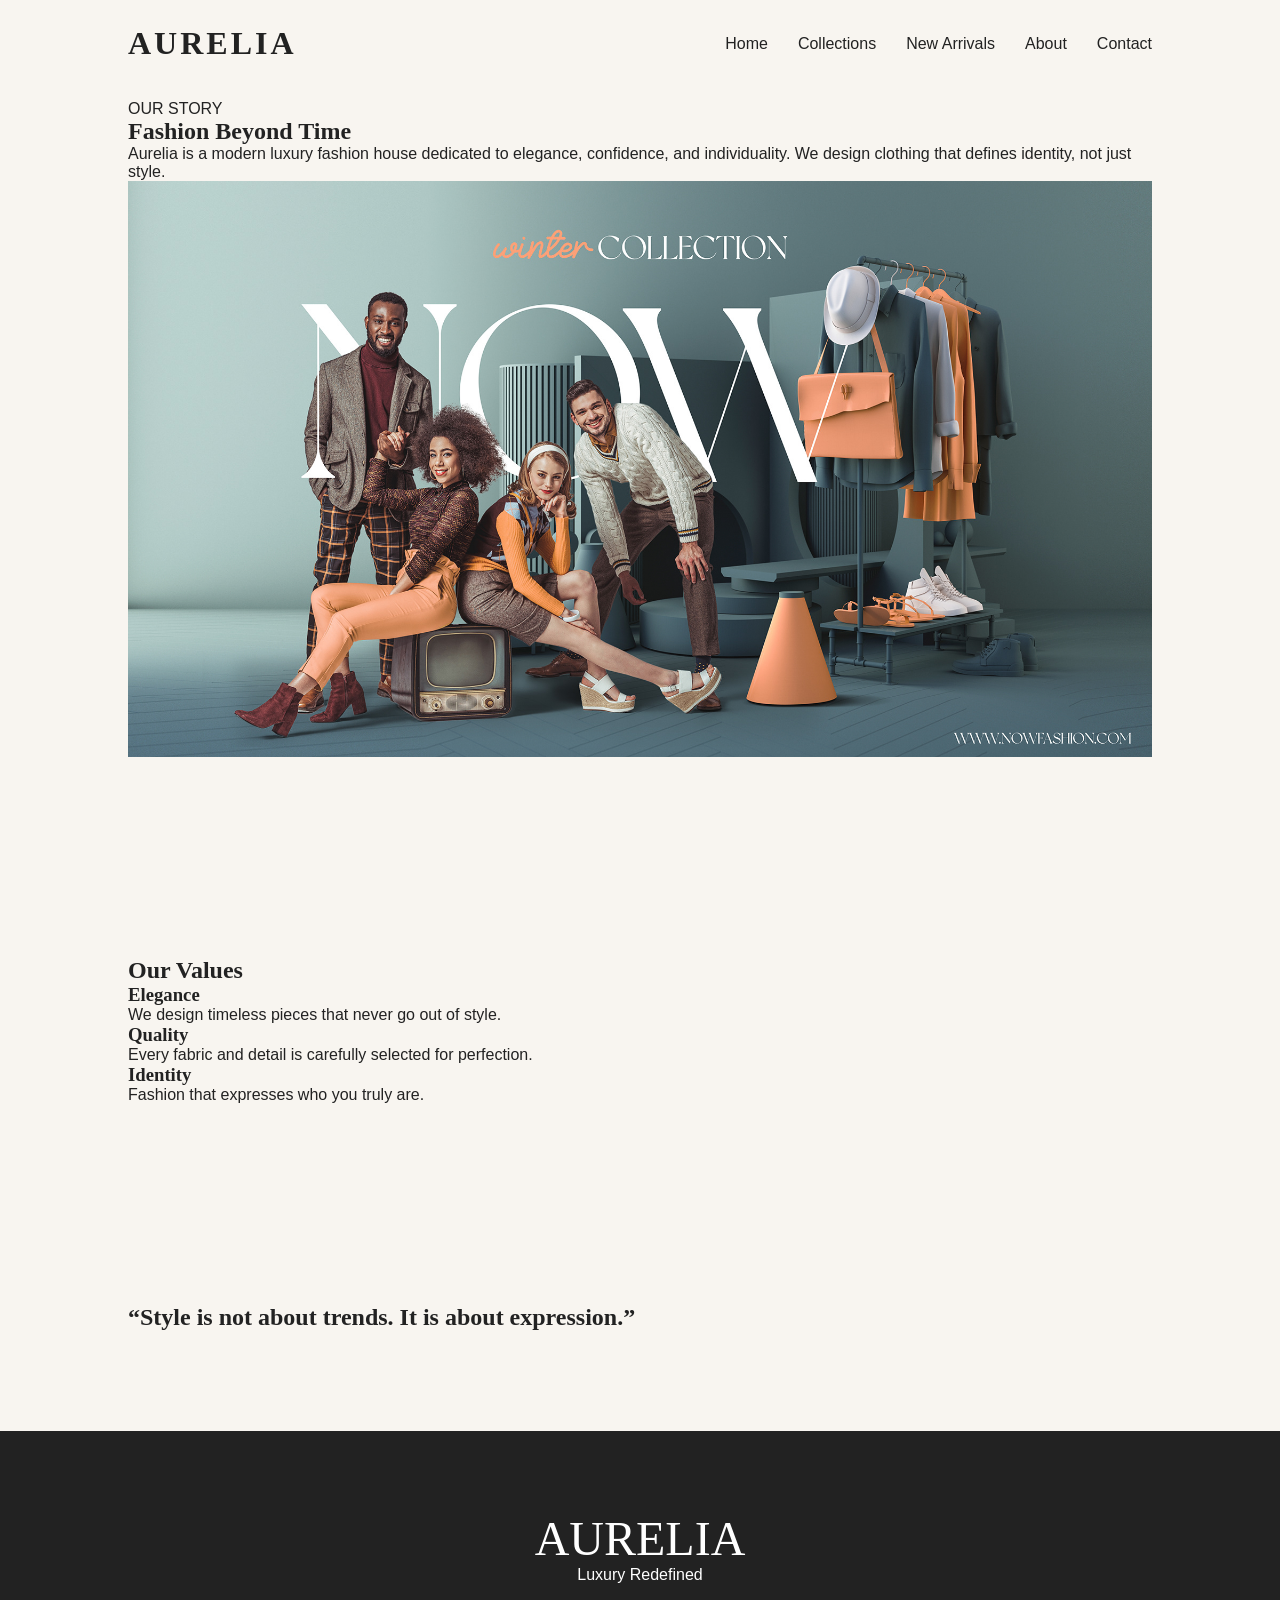
<file: about.html>
<!DOCTYPE html>
<html lang="en">
<head>
<meta charset="UTF-8">
<meta name="viewport" content="width=device-width, initial-scale=1.0">

<title>Aurelia | About</title>

<link rel="stylesheet" href="css/styles.css">
</head>

<body>

<!-- HEADER -->
<header class="header">

    <div class="logo">AURELIA</div>

    <nav class="navbar">
        <a href="index.html">Home</a>
        <a href="collections.html">Collections</a>
        <a href="arrivals.html">New Arrivals</a>
        <a href="about.html">About</a>
        <a href="contact.html">Contact</a>
    </nav>

    <!-- HAMBURGER -->
    <div class="menu-btn" id="menuBtn">
        <span></span>
        <span></span>
        <span></span>
    </div>

</header>

<!-- HERO ABOUT SECTION -->
<section class="about-hero">

    <div class="about-text">

        <span>OUR STORY</span>

        <h1>Fashion Beyond Time</h1>

        <p>
            Aurelia is a modern luxury fashion house dedicated to elegance,
            confidence, and individuality. We design clothing that defines identity,
            not just style.
        </p>

    </div>

    <div class="about-image">
        <img src="images/story-2.jpg" alt="About Image">
    </div>

</section>

<!-- BRAND VALUES -->
<section class="values">

    <h2>Our Values</h2>

    <div class="values-grid">

        <div class="value-card">
            <h3>Elegance</h3>
            <p>We design timeless pieces that never go out of style.</p>
        </div>

        <div class="value-card">
            <h3>Quality</h3>
            <p>Every fabric and detail is carefully selected for perfection.</p>
        </div>

        <div class="value-card">
            <h3>Identity</h3>
            <p>Fashion that expresses who you truly are.</p>
        </div>

    </div>

</section>

<!-- LUXURY QUOTE SECTION -->
<section class="quote">

    <h2>
        “Style is not about trends. It is about expression.”
    </h2>

</section>

<!-- FOOTER -->
<footer>
    <div class="footer-logo">AURELIA</div>
    <p>Luxury Redefined</p>
</footer>

<script src="js/script.js"></script>
</body>
</html>
</file>
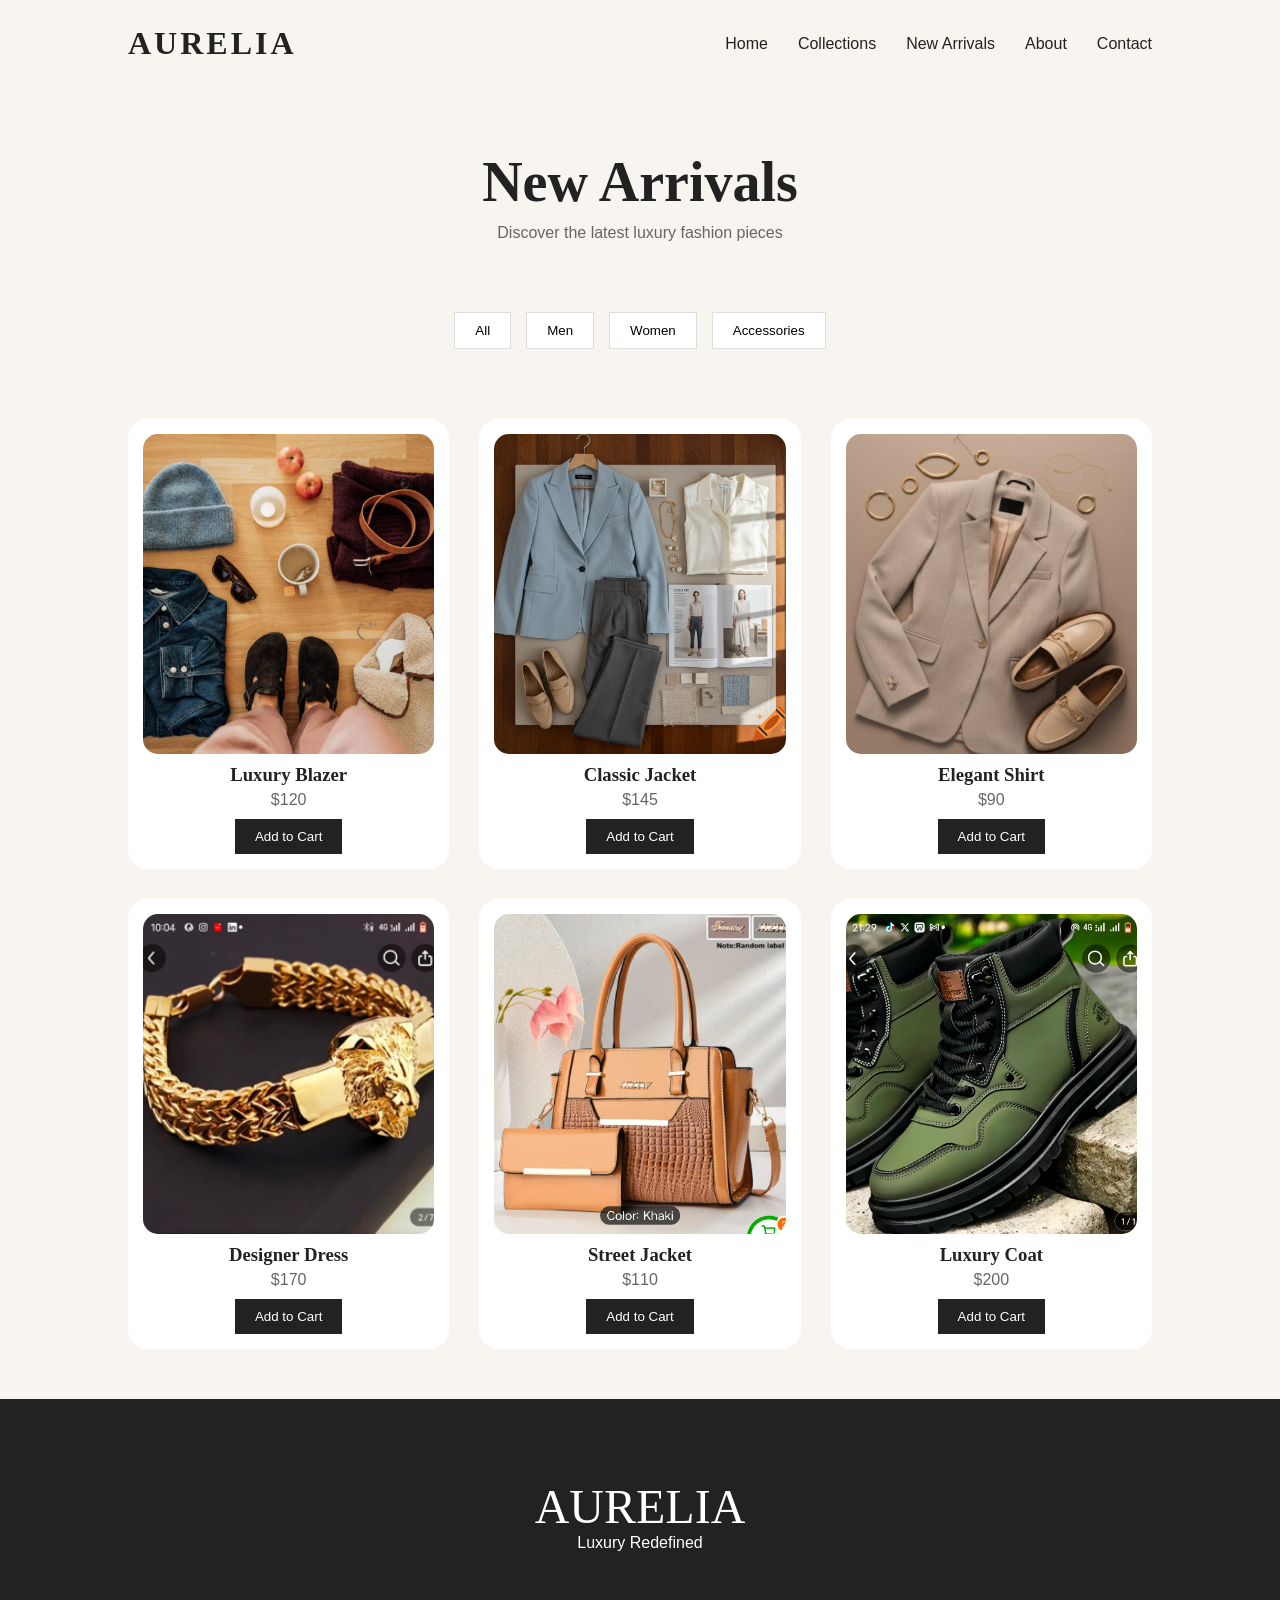
<file: arrivals.html>
<!DOCTYPE html>
<html lang="en">
<head>
<meta charset="UTF-8">
<meta name="viewport" content="width=device-width, initial-scale=1.0">

<title>Aurelia | New Arrivals</title>

<link rel="stylesheet" href="css/styles.css">
</head>

<body>

<!-- HEADER -->
<header class="header">

    <div class="logo">AURELIA</div>

    <nav class="navbar">
        <a href="index.html">Home</a>
        <a href="collections.html">Collections</a>
        <a href="arrivals.html">New Arrivals</a>
        <a href="about.html">About</a>
        <a href="contact.html">Contact</a>
    </nav>

    <!-- HAMBURGER -->
    <div class="menu-btn" id="menuBtn">
        <span></span>
        <span></span>
        <span></span>
    </div>

</header>

<!-- PAGE HERO -->
<section class="page-hero">

    <h1>New Arrivals</h1>
    <p>Discover the latest luxury fashion pieces</p>

</section>

<!-- FILTER BAR (SHOP STYLE FEATURE) -->
<section class="filter-bar">

    <button class="filter">All</button>
    <button class="filter">Men</button>
    <button class="filter">Women</button>
    <button class="filter">Accessories</button>

</section>

<!-- PRODUCTS GRID -->
<section class="shop">

    <div class="shop-grid">

        <div class="shop-card">
            <img src="images/Flay lay Out 1.jpg">
            <h3>Luxury Blazer</h3>
            <p class="price">$120</p>
            <button>Add to Cart</button>
        </div>

        <div class="shop-card">
            <img src="images/Flay Lay Out 2.webp">
            <h3>Classic Jacket</h3>
            <p class="price">$145</p>
            <button>Add to Cart</button>
        </div>

        <div class="shop-card">
            <img src="images/Flay Lay Out 3.jpg">
            <h3>Elegant Shirt</h3>
            <p class="price">$90</p>
            <button>Add to Cart</button>
        </div>

        <div class="shop-card">
            <img src="images/Accessories 2.png">
            <h3>Designer Dress</h3>
            <p class="price">$170</p>
            <button>Add to Cart</button>
        </div>

        <div class="shop-card">
            <img src="images/Bag Product.png">
            <h3>Street Jacket</h3>
            <p class="price">$110</p>
            <button>Add to Cart</button>
        </div>

        <div class="shop-card">
            <img src="images/Shoe Product.png">
            <h3>Luxury Coat</h3>
            <p class="price">$200</p>
            <button>Add to Cart</button>
        </div>

    </div>

</section>

<!-- FOOTER -->
<footer>
    <div class="footer-logo">AURELIA</div>
    <p>Luxury Redefined</p>
</footer>

<script src="js/script.js"></script>
</body>
</html>
</file>
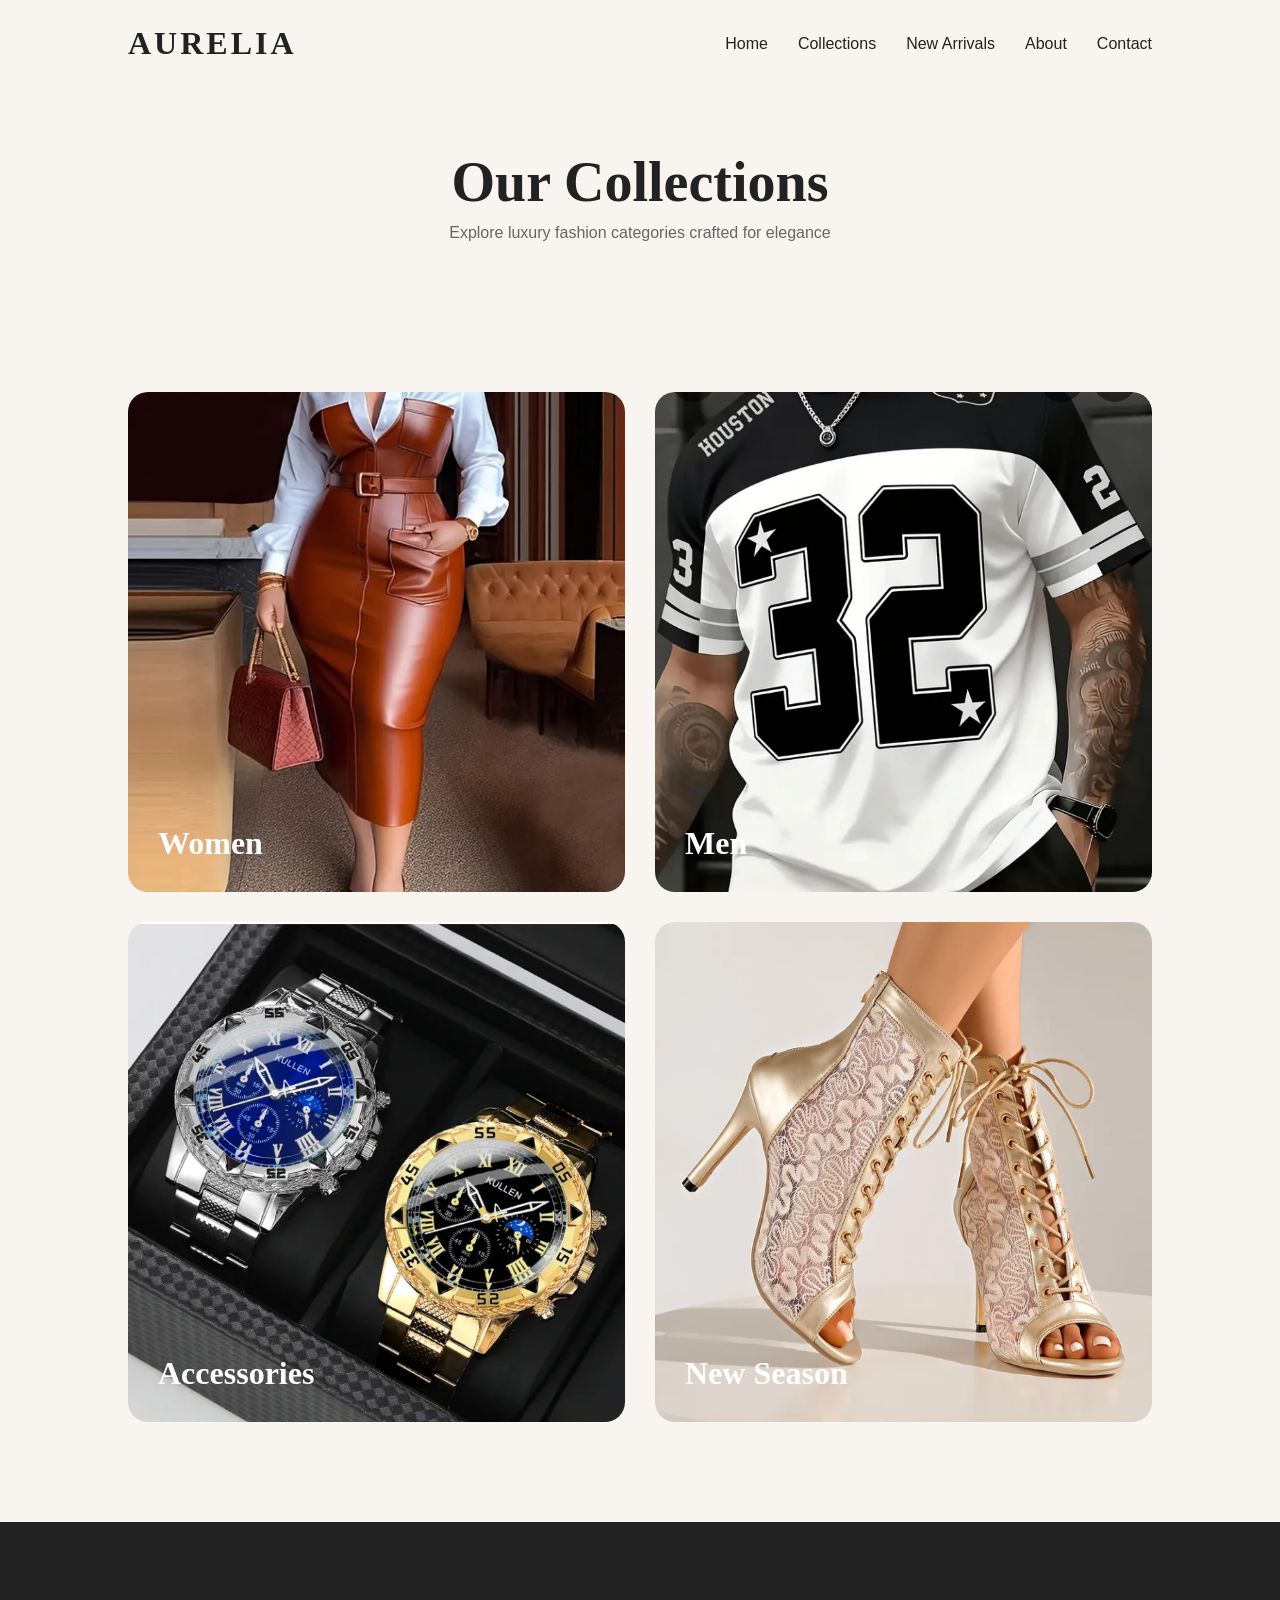
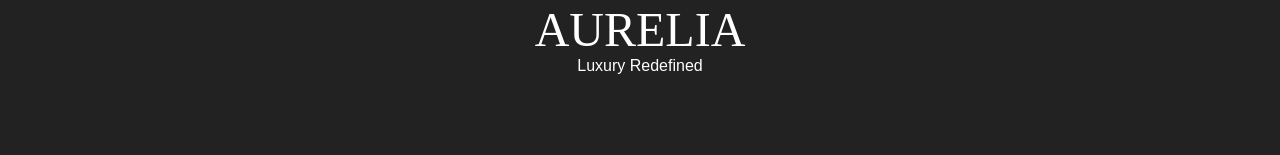
<file: collections.html>
<!DOCTYPE html>
<html lang="en">
<head>
<meta charset="UTF-8">
<meta name="viewport" content="width=device-width, initial-scale=1.0">

<title>Aurelia | Collections</title>

<link rel="stylesheet" href="css/styles.css">
</head>

<body>

<header class="header">

    <div class="logo">AURELIA</div>

    <nav class="navbar">
        <a href="index.html">Home</a>
        <a href="collections.html">Collections</a>
        <a href="arrivals.html">New Arrivals</a>
        <a href="about.html">About</a>
        <a href="contact.html">Contact</a>
    </nav>

    <!-- HAMBURGER -->
    <div class="menu-btn" id="menuBtn">
        <span></span>
        <span></span>
        <span></span>
    </div>

</header>

<!-- PAGE HEADER -->
<section class="page-hero">

    <h1>Our Collections</h1>

    <p>Explore luxury fashion categories crafted for elegance</p>

</section>

<!-- COLLECTION GRID -->
<section class="collections">

    <div class="collection-grid">

        <div class="collection-card">
            <img src="images/women.png">
            <h3>Women</h3>
        </div>

        <div class="collection-card">
            <img src="images/Luxury men wear.png">
            <h3>Men</h3>
        </div>

        <div class="collection-card">
            <img src="images/Acessories.png">
            <h3>Accessories</h3>
        </div>

        <div class="collection-card">
            <img src="images/New season.png">
            <h3>New Season</h3>
        </div>

    </div>

</section>

<!-- FOOTER -->
<footer>
    <div class="footer-logo">AURELIA</div>
    <p>Luxury Redefined</p>
</footer>

<script src="js/script.js"></script>
</body>
</html>
</file>
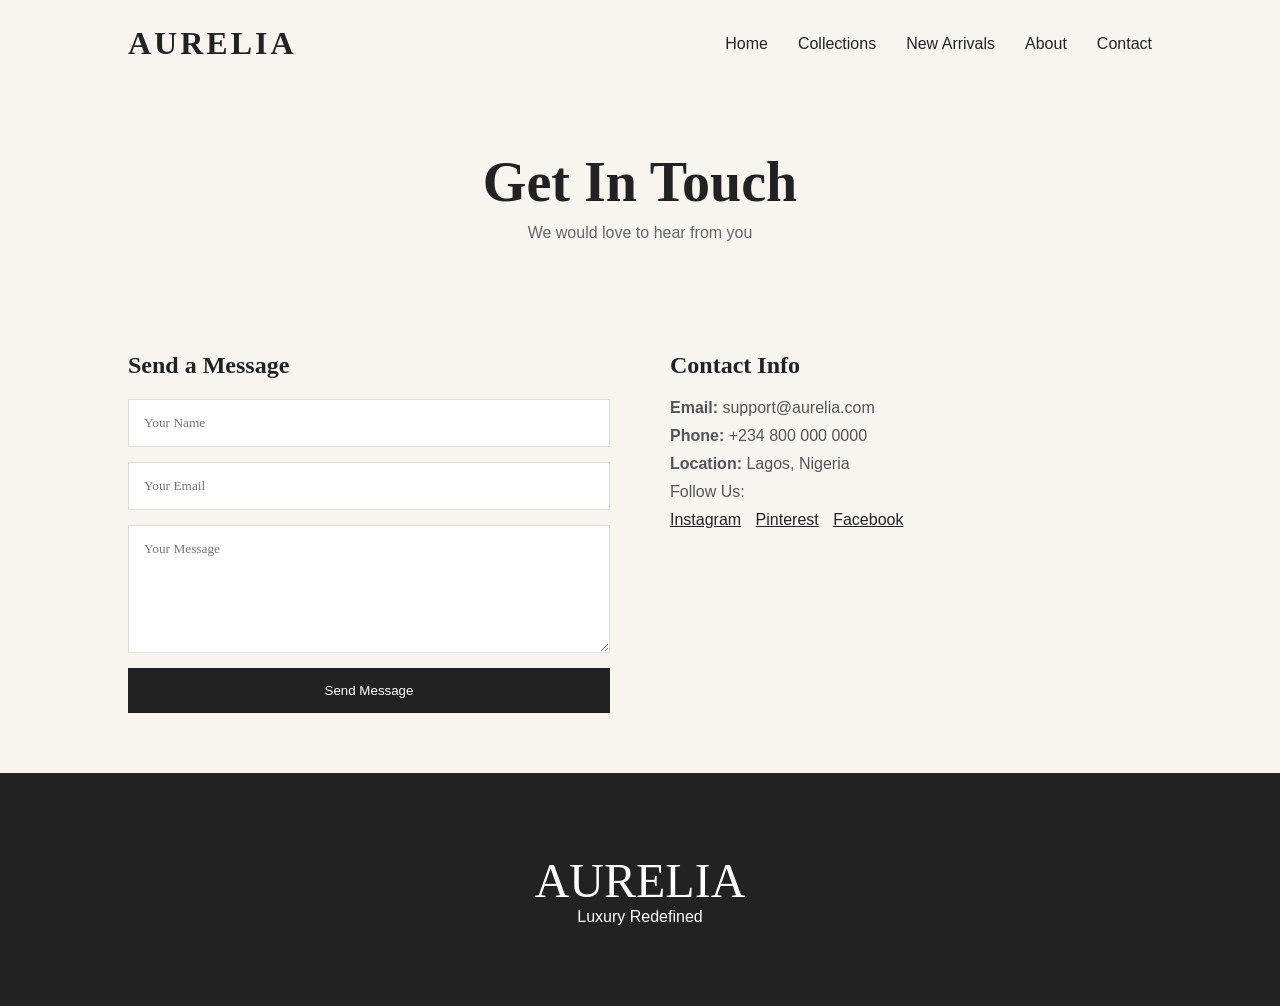
<file: contact.html>
<!DOCTYPE html>
<html lang="en">
<head>
<meta charset="UTF-8">
<meta name="viewport" content="width=device-width, initial-scale=1.0">

<title>Aurelia | Contact</title>

<link rel="stylesheet" href="css/styles.css">
</head>

<body>

<!-- HEADER -->
<header class="header">

    <div class="logo">AURELIA</div>

    <nav class="navbar">
        <a href="index.html">Home</a>
        <a href="collections.html">Collections</a>
        <a href="arrivals.html">New Arrivals</a>
        <a href="about.html">About</a>
        <a href="contact.html">Contact</a>
    </nav>

    <!-- HAMBURGER -->
    <div class="menu-btn" id="menuBtn">
        <span></span>
        <span></span>
        <span></span>
    </div>

</header>

<!-- CONTACT HERO -->
<section class="contact-hero">

    <h1>Get In Touch</h1>
    <p>We would love to hear from you</p>

</section>

<!-- CONTACT SECTION -->
<section class="contact-section">

    <div class="contact-container">

        <!-- FORM -->
        <div class="contact-form">

            <h2>Send a Message</h2>

            <form>

                <input type="text" placeholder="Your Name" required>

                <input type="email" placeholder="Your Email" required>

                <textarea placeholder="Your Message" rows="6" required></textarea>

                <button type="submit">Send Message</button>

            </form>

        </div>

        <!-- INFO -->
        <div class="contact-info">

            <h2>Contact Info</h2>

            <p><strong>Email:</strong> support@aurelia.com</p>
            <p><strong>Phone:</strong> +234 800 000 0000</p>
            <p><strong>Location:</strong> Lagos, Nigeria</p>

            <div class="socials">
                <p>Follow Us:</p>
                <a href="#">Instagram</a>
                <a href="#">Pinterest</a>
                <a href="#">Facebook</a>
            </div>

        </div>

    </div>

</section>

<!-- FOOTER -->
<footer>
    <div class="footer-logo">AURELIA</div>
    <p>Luxury Redefined</p>
</footer>

<script src="js/script.js"></script>
</body>
</html>
</file>
<file: css/styles.css>
/* ==========================
GOOGLE FONT RESET
========================== */

* {
    margin: 0;
    padding: 0;
    box-sizing: border-box;
}

/* ==========================
   GLOBAL
========================== */

section {
    padding: 100px 10%;
}

img {
    width: 100%;
    display: block;
}

a {
    text-decoration: none;
}

h1,
h2,
h3 {
    font-family: 'Playfair Display', serif;
}

.btn {
    display: inline-block;
    padding: 15px 35px;
    background: #222;
    color: white;
    margin-top: 20px;
    transition: .4s;
}

.btn:hover {
    transform: translateY(-5px);
}

/* PRELOADER */
.preloader {
    position: fixed;
    top: 0;
    left: 0;
    width: 100%;
    height: 100vh;
    background: #f8f5f0;
    display: flex;
    justify-content: center;
    align-items: center;
    z-index: 9999;
    transition: 1s;
}

.preloader h1 {
    font-size: 5rem;
    font-family: 'Playfair Display', serif;
    letter-spacing: 10px;
}



html {
    scroll-behavior: smooth;
}

body {
    background: #f8f5f0;
    color: #222;
    font-family: 'Poppins', sans-serif;
    overflow-x: hidden;
}


/* ==========================
   HEADER
========================== */

.header {
    width: 100%;
    display: flex;
    justify-content: space-between;
    align-items: center;
    padding: 25px 10%;
    position: fixed;
    top: 0;
    left: 0;
    z-index: 1000;
    background: rgba(248, 245, 240, .95);
    backdrop-filter: blur(10px);
}

.logo {
    font-size: 2rem;
    font-weight: 700;
    font-family: 'Playfair Display', serif;
    letter-spacing: 3px;
}

.navbar {
    display: flex;
    gap: 30px;
}

.navbar a {
    color: #222;
    position: relative;
}

.navbar a::after {
    content: '';
    width: 0;
    height: 2px;
    background: #222;
    position: absolute;
    left: 0;
    bottom: -5px;
    transition: .4s;
}

.navbar a:hover::after {
    width: 100%;
}

/* ==========================
   HAMBURGER MENU
========================== */

.menu-btn {
    display: none;
    flex-direction: column;
    gap: 5px;
    cursor: pointer;
    z-index: 2000;
}

.menu-btn span {
    width: 28px;
    height: 3px;
    background: #222;
    transition: .4s;
}

.menu-btn.active span:nth-child(1) {
    transform: rotate(45deg) translateY(8px);
}

.menu-btn.active span:nth-child(2) {
    opacity: 0;
}

.menu-btn.active span:nth-child(3) {
    transform: rotate(-45deg) translateY(-8px);
}

/* ==========================
   HERO
========================== */


.hero {
    min-height: 100vh;
    display: flex;
    align-items: center;
    justify-content: space-between;
    gap: 60px;
}

.hero-content {
    flex: 1;
}

.hero-content span {
    letter-spacing: 4px;
    color: #777;
}

.hero-content h1 {
    font-size: 5rem;
    line-height: 1.1;
    margin: 20px 0;
}


.hero-content p {
    max-width: 500px;
    color: #666;
    line-height: 1.8;
}

.hero-image {
    flex: 1;
}

.hero-image img {
    border-radius: 20px;
}

/* ==========================
   COLLECTIONS
========================== */

.collections h2 {
    text-align: center;
    font-size: 3rem;
    margin-bottom: 60px;
}

.collection-grid {
    display: grid;
    grid-template-columns: repeat(2, 1fr);
    gap: 30px;
}

.collection-card {
    position: relative;
    overflow: hidden;
    border-radius: 20px;
    cursor: pointer;
}

.collection-card img {
    height: 500px;
    object-fit: cover;
    transition: .6s;
}

.collection-card:hover img {
    transform: scale(1.1);
}

.collection-card h3 {
    position: absolute;
    bottom: 30px;
    left: 30px;
    color: white;
    font-size: 2rem;
}

/* ==========================
   STORY
========================== */

.story {
    display: flex;
    align-items: center;
    gap: 60px;
}

.story-image,
.story-content {
    flex: 1;
}

.story-image img {
    border-radius: 20px;
}

.story-content span {
    color: #888;
    letter-spacing: 4px;
}

.story-content h2 {
    font-size: 3rem;
    margin: 20px 0;
}

.story-content p {
    color: #666;
    line-height: 1.8;
}

/* ==========================
   PRODUCTS
========================== */

.arrivals h2 {
    text-align: center;
    font-size: 3rem;
    margin-bottom: 60px;
}

.product-grid {
    display: grid;
    grid-template-columns: repeat(4, 1fr);
    gap: 25px;
}

.product {
    background: white;
    border-radius: 20px;
    overflow: hidden;
    transition: .4s;
}

.product:hover {
    transform: translateY(-10px);
}

.product img {
    height: 350px;
    object-fit: cover;
}

.product h3 {
    padding: 20px 20px 10px;
}

.product p {
    padding: 0 20px 20px;
    color: #666;
}

/* ==========================
   NEWSLETTER
========================== */

.newsletter {
    text-align: center;
}

.newsletter h2 {
    font-size: 3rem;
}

.newsletter p {
    color: #666;
    margin: 20px 0;
}

.newsletter form {
    display: flex;
    justify-content: center;
    gap: 10px;
    margin-top: 20px;
}

.newsletter input {
    width: 350px;
    padding: 15px;
    border: none;
    outline: none;
}

.newsletter button {
    padding: 15px 30px;
    border: none;
    background: #222;
    color: white;
    cursor: pointer;
}

/* ==========================
   FOOTER
========================== */

footer {
    background: #222;
    color: white;
    text-align: center;
    padding: 80px 20px;
}

.footer-logo {
    font-size: 3rem;
    font-family: 'Playfair Display', serif;
}

.footer-links {
    margin: 30px 0;
}

.footer-links a {
    color: white;
    margin: 0 15px;
}

.copyright {
    opacity: .7;
}



/* ==========================
   PAGE HERO
========================== */

.page-hero {
    padding: 150px 10% 60px;
    text-align: center;
}

.page-hero h1 {
    font-size: 3.5rem;
    font-family: 'Playfair Display', serif;
}

.page-hero p {
    color: #666;
    margin-top: 10px;
}

/* ==========================
   PAGE HERO
========================== */

.page-hero {
    padding: 150px 10% 50px;
    text-align: center;
}

.page-hero h1 {
    font-size: 3.5rem;
    font-family: 'Playfair Display', serif;
}

.page-hero p {
    color: #666;
    margin-top: 10px;
}

/* ==========================
   FILTER BAR
========================== */

.filter-bar {
    display: flex;
    justify-content: center;
    gap: 15px;
    padding: 20px 10%;
    flex-wrap: wrap;
}

.filter {
    padding: 10px 20px;
    border: 1px solid #ddd;
    background: white;
    cursor: pointer;
    transition: .3s;
}

.filter:hover {
    background: #222;
    color: white;
}


/* ==========================
   PAGE HERO
========================== */

.page-hero {
    padding: 150px 10% 50px;
    text-align: center;
}

.page-hero h1 {
    font-size: 3.5rem;
    font-family: 'Playfair Display', serif;
}

.page-hero p {
    color: #666;
    margin-top: 10px;
}

/* ==========================
FILTER BAR
========================== */

.filter-bar {
    display: flex;
    justify-content: center;
    gap: 15px;
    padding: 20px 10%;
    flex-wrap: wrap;
}

.filter {
    padding: 10px 20px;
    border: 1px solid #ddd;
    background: white;
    cursor: pointer;
    transition: .3s;
}

.filter:hover {
    background: #222;
    color: white;
}

/* ==========================
SHOP GRID
========================== */

.shop {
    padding: 50px 10%;
}

.shop-grid {
    display: grid;
    grid-template-columns: repeat(3, 1fr);
    gap: 30px;
}

.shop-card {
    background: white;
    padding: 15px;
    border-radius: 20px;
    text-align: center;
    transition: .4s;
}

.shop-card:hover {
    transform: translateY(-10px);
}

.shop-card img {
    height: 320px;
    object-fit: cover;
    border-radius: 15px;
}

.shop-card h3 {
    margin: 10px 0 5px;
}

.price {
    color: #666;
    margin-bottom: 10px;
}

.shop-card button {
    padding: 10px 20px;
    border: none;
    background: #222;
    color: white;
    cursor: pointer;
}




/* ==========================
   CONTACT HERO
========================== */

.contact-hero {
    text-align: center;
    padding: 150px 10% 50px;
}

.contact-hero h1 {
    font-size: 3.5rem;
    font-family: 'Playfair Display', serif;
}

.contact-hero p {
    color: #666;
    margin-top: 10px;
}

/* ==========================
   CONTACT LAYOUT
========================== */

.contact-section {
    padding: 60px 10%;
}

.contact-container {
    display: flex;
    gap: 60px;
}

/* FORM */

.contact-form {
    flex: 1;
}

.contact-form h2 {
    margin-bottom: 20px;
}

.contact-form form {
    display: flex;
    flex-direction: column;
    gap: 15px;
}

.contact-form input,
.contact-form textarea {
    padding: 15px;
    border: 1px solid #ddd;
    outline: none;
    font-family: Poppins;
}

.contact-form button {
    padding: 15px;
    background: #222;
    color: white;
    border: none;
    cursor: pointer;
}

/* INFO */

.contact-info {
    flex: 1;
}

.contact-info h2 {
    margin-bottom: 20px;
}

.contact-info p {
    margin-bottom: 10px;
    color: #555;
}

.socials a {
    display: inline-block;
    margin-right: 10px;
    color: #222;
    text-decoration: underline;
}



/*-----------------------------------*\
  #BACK TO TOP
\*-----------------------------------*/

#backToTop {
    position: fixed;
    bottom: 30px;
    right: 30px;
    padding: 12px 15px;
    font-size: 18px;
    border: none;
    border-radius: 50%;
    background-color: #333;
    color: white;
    cursor: pointer;
    display: none;
    transition: all 0.3s ease;
}

#backToTop:hover {
    background-color: #555;
    transform: scale(1.1);
}

/* ==========================
RESPONSIVE
========================== */

@media(max-width:991px) {
    .shop-grid {
        grid-template-columns: repeat(2, 1fr);
    }

    .hero {
        flex-direction: column;
        text-align: center;
    }

    .hero-content h1 {
        font-size: 3.5rem;
    }

    .story {
        flex-direction: column;
    }

    .product-grid {
        grid-template-columns: repeat(2, 1fr);
    }

    .contact-container {
        flex-direction: column;
    }

}

@media(max-width:768px) {


    .collection-grid {
        grid-template-columns: 1fr;
    }

    .product-grid {
        grid-template-columns: 1fr;
    }

    .newsletter form {
        flex-direction: column;
    }

    .newsletter input {
        width: 100%;
    }

    .hero-content h1 {
        font-size: 2.8rem;
    }

    .menu-btn {
        display: flex;
    }

    .navbar {
        position: fixed;
        top: 0;
        right: -100%;
        width: 280px;
        height: 100vh;
        background: white;
        flex-direction: column;
        align-items: center;
        justify-content: center;
        gap: 30px;
        padding: 40px;
        transition: 0.5s ease;
        box-shadow: -5px 0 20px rgba(0, 0, 0, 0.1);
        z-index: 1500;
    }

    .navbar.active {
        right: 0;
    }

    .navbar a {
        font-size: 1.1rem;
    }
}

@media(max-width: 600px) {
    .shop-grid {
        grid-template-columns: 1fr;
    }
}
</file>
